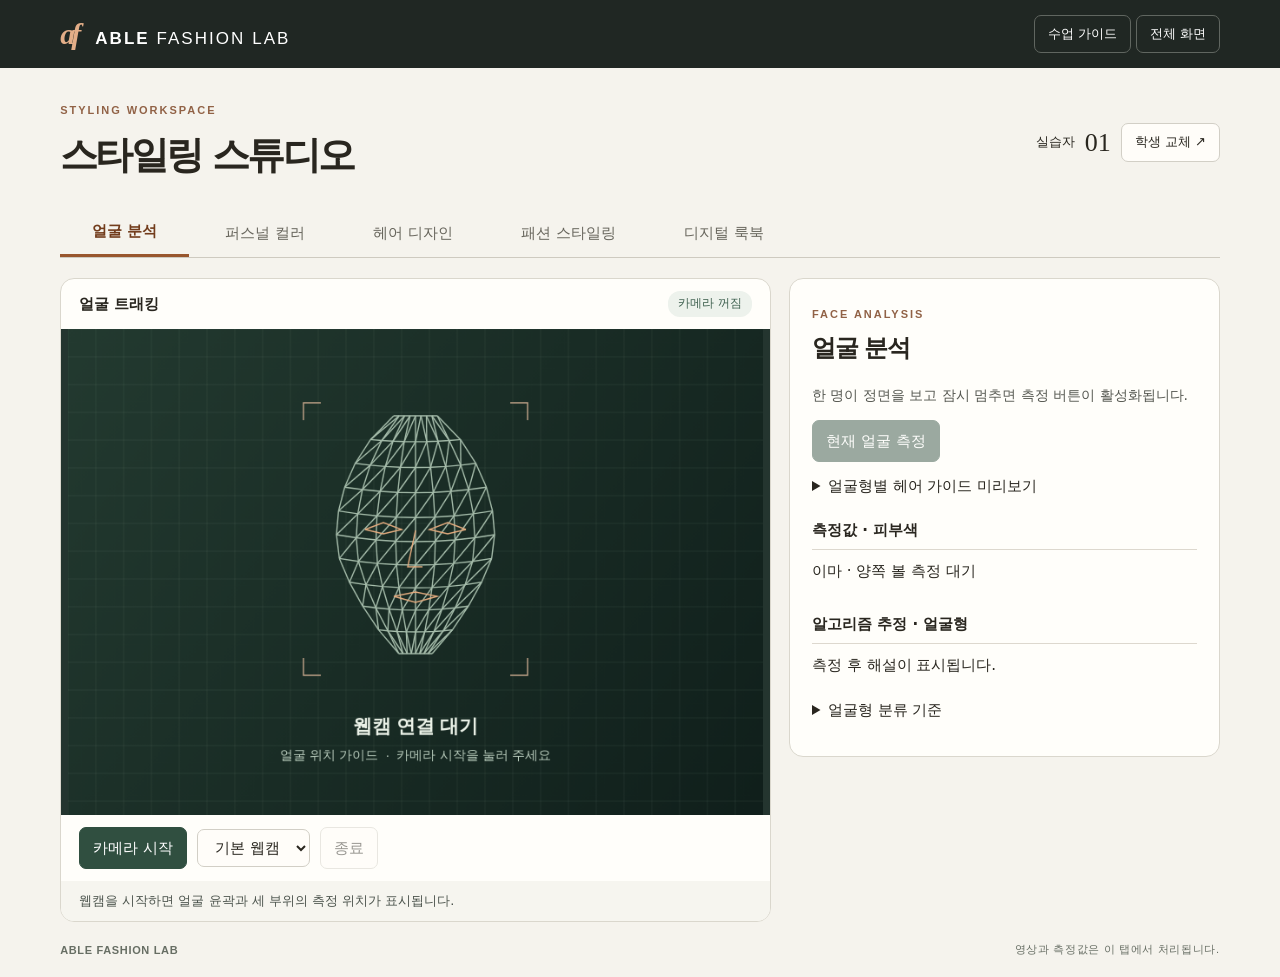
<file: index.html>
﻿<!doctype html>
<html lang="ko"><meta charset="utf-8"><meta name="viewport" content="width=device-width,initial-scale=1"><title>ABLE FASHION LAB · 스타일링 스튜디오</title><link rel="stylesheet" href="studio.css?v=4">
<header><div class="brand"><i>af</i> ABLE <b>FASHION LAB</b></div><div><button id="guide">수업 가이드</button> <button id="full">전체 화면</button></div></header>
<main><div class="head"><div><small>STYLING WORKSPACE</small><h1>스타일링 스튜디오</h1></div><div class="session">실습자 <strong id="student">01</strong> <button id="reset">학생 교체 ↗</button></div></div>
<nav id="nav" aria-label="실습 모듈"></nav>
<div class="grid"><section class="viewer"><div class="bar"><b id="viewTitle">얼굴 트래킹</b><span id="signal">카메라 꺼짐</span></div><div class="stage"><canvas id="screen" width="800" height="600" aria-label="실습 미리보기"></canvas></div><div class="tools" id="cameraTools"><button class="primary" id="start">카메라 시작</button><select id="devices" aria-label="웹캠 선택"><option value="">기본 웹캠</option></select><button id="stop" disabled>종료</button></div><p id="notice" role="status">웹캠을 시작하면 얼굴 윤곽과 세 부위의 측정 위치가 표시됩니다.</p></section>
<section class="panel"><small id="kicker"></small><h2 id="title"></h2><div id="controls"></div></section></div>
<footer><b>ABLE FASHION LAB</b><span>영상과 측정값은 이 탭에서 처리됩니다.</span></footer></main>
<video id="video" muted playsinline hidden></video>
<dialog id="modal"><form method="dialog"><button class="close">닫기 ×</button><small>TEACHER GUIDE</small><h2>120분 수업 운영</h2><p>USB 웹캠을 연결하고 양쪽 LED를 같은 밝기로 맞추세요. 한 명만 화면에 들어오도록 자리를 조정하세요.</p><button id="preflight" type="button">AI 모델 연결 점검</button><p id="check" role="status"></p><p><a href="check.html" target="_blank" rel="noopener">공개 샘플로 분석 경로 점검 ↗</a></p><ol><li>0–15분 · 색채 과학과 AI 원리</li><li>15–35분 · 얼굴형과 피부색 측정</li><li>35–55분 · 계절색 A/B 비교</li><li>55–75분 · 헤어 디자인과 염색</li><li>75–105분 · 마네킹 코디 비교</li><li>105–120분 · 룩북 저장과 발표</li></ol><p>4인 1조에서는 한 학생의 결과를 지우기 전에 룩북을 저장하세요. 모듈별로 돌아가며 진행할 때는 중간 룩북도 저장할 수 있습니다. 다음 학생은 새 세션에서 시작합니다.</p><p>모델 로딩 실패 시 학교망의 jsDelivr 및 Google Storage 접속을 확인한 후 다시 시작하세요. 색상 선택·의상·룩북은 카메라 없이 이용할 수 있습니다.</p></form></dialog>
<script type="module" src="studio.js?v=5"></script></html>
</file>
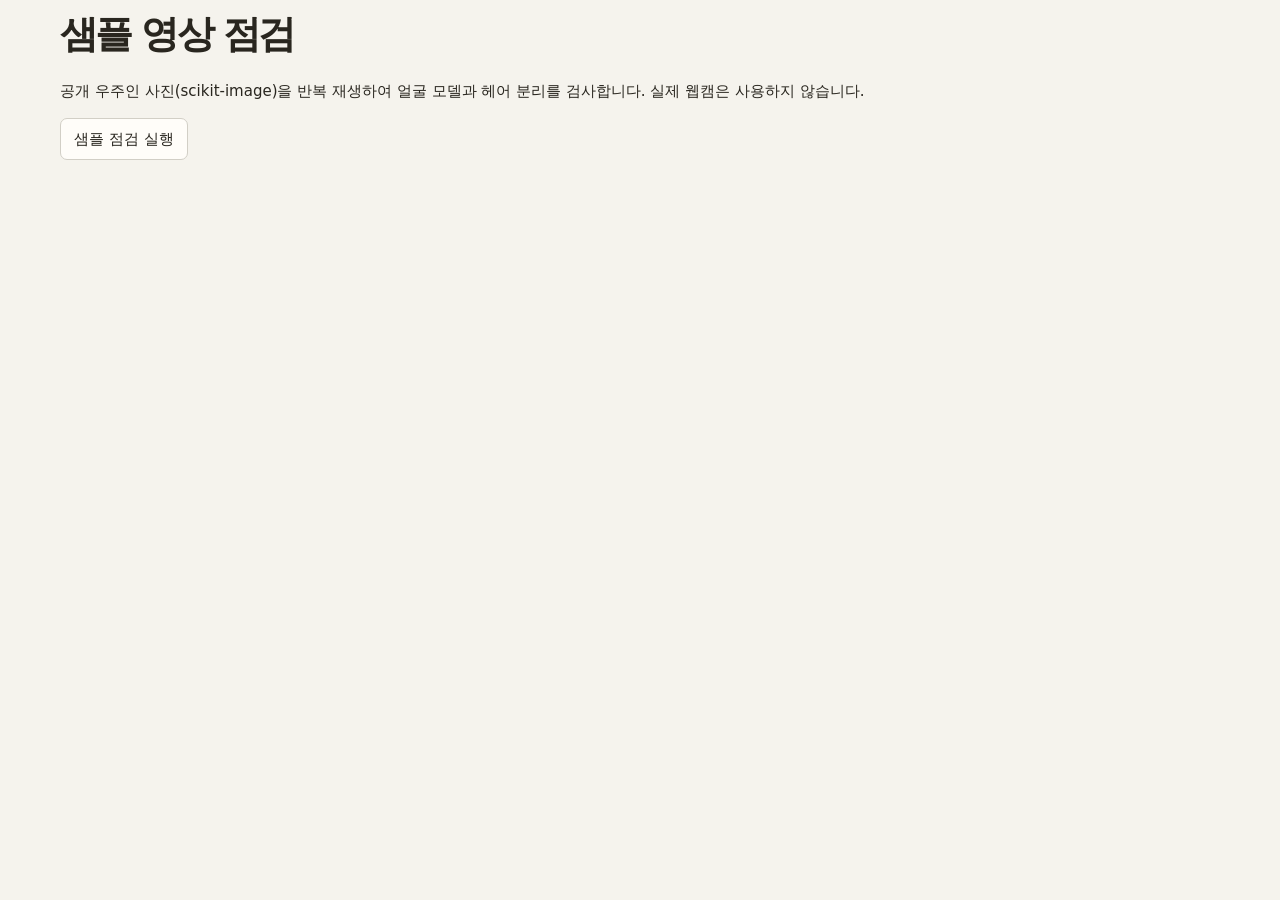
<file: check.html>
﻿<!doctype html><meta charset=utf-8><title>수업 전 샘플 점검</title><link rel="stylesheet" href="studio.css"><main><h1>샘플 영상 점검</h1><p>공개 우주인 사진(scikit-image)을 반복 재생하여 얼굴 모델과 헤어 분리를 검사합니다. 실제 웹캠은 사용하지 않습니다.</p><button id="test">샘플 점검 실행</button><pre id="log"></pre><video hidden id="feed" muted playsinline></video><canvas id="mock" width=640 height=480></canvas><canvas id="preview" style="max-width:100%" hidden></canvas></main><script type="module">
import {paintDrapes} from './advice.js?v=5';
import {startVision,capture,stopVision,colorHair,loadHair} from './vision.js?v=3';
const out=document.querySelector('#log'),v=document.querySelector('#feed'),c=document.querySelector('#mock'),ctx=c.getContext('2d');
document.querySelector('#test').onclick=async()=>{document.querySelector('#test').disabled=true;let timer,frames=0,stream;const record=s=>out.textContent+=s+'\n';try{
const img=new Image();img.crossOrigin='anonymous';img.src='https://raw.githubusercontent.com/scikit-image/scikit-image/v0.22.0/skimage/data/astronaut.png';await img.decode();
const paint=()=>ctx.drawImage(img,80,0,290,217.5,0,0,640,480);paint();stream=c.captureStream(15);timer=setInterval(paint,80);
Object.defineProperty(navigator.mediaDevices,'getUserMedia',{value:async()=>stream,configurable:true});
await loadHair();record('헤어 모델 준비 완료');await startVision(v,'',(raw,f,n,stable,now)=>{frames++;if(frames===1)record('Faces '+n+' · '+(f?.issue||'quality OK'));if(stable>=8||frames>=40){let result=capture();if(f){const preview=document.querySelector('#preview');preview.hidden=false;paintDrapes(preview,raw,f,['#FF977F','#C5AED5']);const view=preview.getContext('2d');const pixels=(x,y,w,h)=>view.getImageData(x,y,w,h).data;
const left=pixels(210,235,60,45),right=pixels(690,235,60,45);
const upperRight=pixels(670,135,100,22);
const same=(a,b)=>a.every((v,i)=>Math.abs(v-b[i])<=2);// GPU scaling can differ by one level between panels
record(same(left,right)&&pixels(235,505,1,1)[0]!==pixels(715,505,1,1)[0]&&same(pixels(190,135,100,22),upperRight)?'A/B 확인 완료 · 상반신 구도에서 얼굴과 머리 영역 동일, 턱 아래 천 색상 다름':'A/B 픽셀 검사 실패');
colorHair(ctx,raw,now,'#775342')}record(JSON.stringify({frames,stable,issue:f?.issue,rgb:result?.rgb,shape:result?.g.shape,segmented:!!f}));queueMicrotask(()=>{stopVision(v);clearInterval(timer);record('점검 종료 · 다시 실행하려면 새로고침하세요.')})}},record,record)
}catch(e){record('점검 실패 '+e.message);clearInterval(timer);stream?.getTracks().forEach(t=>t.stop())}}
</script>
</file>
<file: studio.css>
*{box-sizing:border-box}body{margin:0;color:#29261f;background:#f5f3ed;font:15px/1.6 'Malgun Gothic',system-ui,sans-serif}header,main{padding-inline:clamp(18px,4.7vw,88px)}header{height:68px;background:#202723;color:white;display:flex;align-items:center;justify-content:space-between}.brand{letter-spacing:.12em;font:600 17px Arial}.brand b{font-weight:400}.brand i{font:italic bold 30px Georgia;letter-spacing:-4px;color:#e3ae88;margin-right:12px}button,select,input{font:inherit}button,select{border:1px solid #d2cfc6;border-radius:7px;background:#fffdf9;padding:8px 13px;color:inherit;cursor:pointer}button:hover:not(:disabled){border-color:#986344;background:#f5eade}button:disabled{opacity:.48;cursor:default}header button{background:transparent;color:white;border-color:#606660;font-size:13px}header button:hover:not(:disabled){color:#222}.head,.bar,.session,.tools,footer{display:flex;align-items:center;justify-content:space-between;gap:10px}.head{margin:29px 0 20px}small{font:700 11px/1.4 Arial;letter-spacing:.18em;color:#916246}h1{font-size:clamp(27px,3vw,43px);margin:3px 0;letter-spacing:-.07em}h2{font-size:24px;letter-spacing:-.055em;margin:4px 0 16px}h3{font-size:15px;margin:20px 0 7px}.session{font-size:13px}.session strong{font:26px Georgia}nav{display:flex;gap:4px;border-bottom:1px solid #cecac0;margin-bottom:20px}nav button{border:0;border-radius:0;background:none;padding:11px min(2.5vw,35px);color:#68665d}nav button[aria-current=true]{border-bottom:3px solid #98562e;color:#723c1c;font-weight:bold}.grid{display:grid;grid-template-columns:minmax(0,1.65fr) minmax(310px,1fr);gap:18px;align-items:start}.viewer,.panel,dialog{border:1px solid #dad7cd;background:#fffefa;border-radius:14px;overflow:hidden}.bar,.tools{padding:12px 18px}.bar span{font-size:12px;color:#406251;background:#edf2ec;border-radius:12px;padding:3px 10px}.stage{background:#24352f;display:grid;place-items:center}.stage canvas{display:block;width:100%;max-height:54vh;object-fit:contain}.tools{justify-content:flex-start;flex-wrap:wrap}.tools select{max-width:48%}.primary,button.active{background:#304f40;color:white;border-color:#304f40}.primary:hover:not(:disabled),button.active:hover:not(:disabled){background:#40624e;color:white}#notice{font-size:13px;margin:0;padding:10px 18px;background:#f6f5ef;color:#4c544d}.panel{padding:22px}.panel p,dialog p{font-size:14px;color:#565851}.row{display:flex;gap:7px;flex-wrap:wrap;align-items:center}.row button{font-size:13px}.swatches{display:grid;grid-template-columns:repeat(4,1fr);gap:8px}.swatches button{padding:0;border:1px solid #dcd7cc;border-radius:10px;overflow:hidden;display:grid;background:#fff;text-align:center}.swatches .sw{display:block;height:40px;box-shadow:inset 0 -8px 14px #0000001a,inset 0 6px 10px #ffffff33}.swatches .nm{font-size:11.5px;line-height:1.3;padding:5px 2px;color:#4a463f;word-break:keep-all}.swatches button[aria-pressed=true]{outline:2px solid #292e29;outline-offset:2px}
.toggle button[aria-pressed=true],.choices button[aria-pressed=true]{background:#304f40;color:#fff;border-color:#304f40}.choices{display:grid;grid-template-columns:repeat(3,1fr);gap:6px}.choices button{font-size:13px;padding:9px 4px}.dyes{display:grid;grid-template-columns:repeat(3,1fr);gap:6px}.dyes button{display:flex;align-items:center;gap:7px;font-size:12.5px;padding:6px 8px;text-align:left}.dyes .dot{width:22px;height:22px;border-radius:50%;flex:none;border:1px solid #0002}.dyes button[aria-pressed=true]{border-color:#304f40;box-shadow:inset 0 0 0 1px #304f40;background:#eef3ee}.data .chip{margin-left:2px}.data{border-top:1px solid #ddd8ce;padding:9px 0}.data b{font-size:14px}.chip{display:inline-block;width:19px;height:19px;vertical-align:middle;border:1px solid #9997;border-radius:50%;margin-right:5px}label.field{display:grid;grid-template-columns:1fr 1.3fr;align-items:center;margin:8px 0;font-size:14px}.field select{min-width:0}.field input[type=color]{width:100%}details{margin:12px 0}summary{cursor:pointer}footer{font:11px Arial;letter-spacing:.06em;color:#676e64;margin:20px 0}.close{float:right}dialog{max-width:520px;padding:26px}dialog::backdrop{background:#15231cb3}a{color:#32654c}button:focus-visible,input:focus-visible,select:focus-visible{outline:3px solid #b76836} @media(max-width:820px){.grid{grid-template-columns:1fr}nav{overflow:auto}nav button{flex:none}.head{margin:18px 0}.stage canvas{max-height:49vh}.panel{padding:17px}}@media(max-width:530px){header{padding:8px;height:auto}.brand{font-size:13px}header button{padding:5px}.session{gap:3px}.head{align-items:end}.session button{font-size:11px}.stage canvas{max-height:none}}

.style-note{background:#f4f1e8;border-left:3px solid #907456;padding:12px 16px;margin:14px 0}.style-note h3{margin:0}.style-note p{margin:4px 0 12px}.style-note a{display:inline-block;margin-top:12px;font-size:12px}.style-note b{color:#6c513c}.panel details>select{margin-top:10px}
</file>
